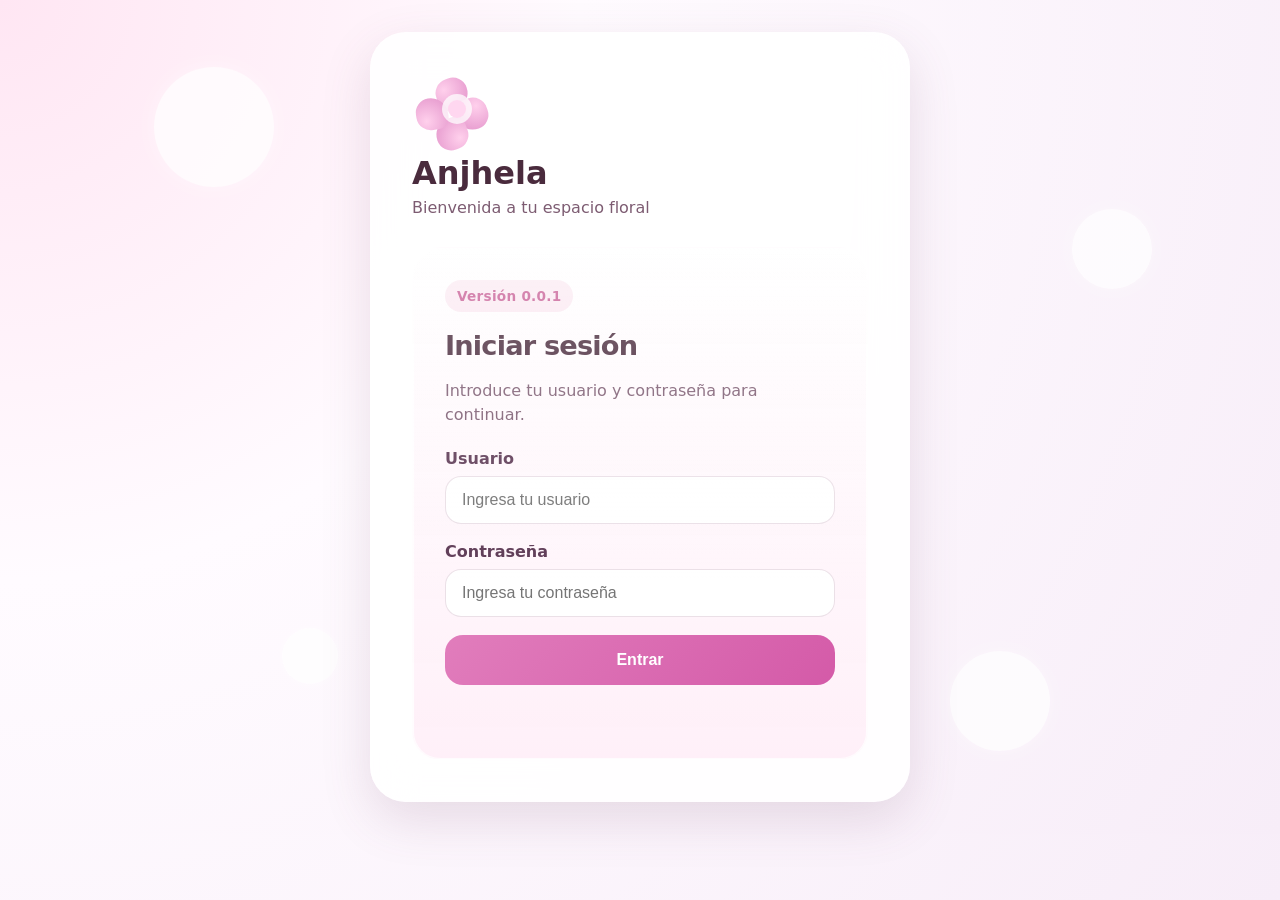
<file: index.html>
<!DOCTYPE html>
<html lang="es">
<head>
  <meta charset="UTF-8" />
  <meta name="viewport" content="width=device-width, initial-scale=1.0" />
  <title>Anjhela | Login</title>
  <link rel="icon" type="image/svg+xml" href="favicon.svg" />
  <link rel="stylesheet" href="styles.css" />
</head>
<body>
  <div class="particles" aria-hidden="true">
    <span class="particle particle-1"></span>
    <span class="particle particle-2"></span>
    <span class="particle particle-3"></span>
    <span class="particle particle-4"></span>
    <span class="particle particle-5"></span>
    <span class="particle particle-6"></span>
  </div>
  <div class="page-shell">
    <div class="panel login-panel">
      <div class="brand">
        <div class="brand-icon">
          <span class="petal petal-1"></span>
          <span class="petal petal-2"></span>
          <span class="petal petal-3"></span>
          <span class="petal petal-4"></span>
          <span class="center-dot"></span>
        </div>
        <div>
          <h1>Anjhela</h1>
          <p>Bienvenida a tu espacio floral</p>
        </div>
      </div>
      <div class="login-card">
        <span class="version-badge">Versión 0.0.1</span>
        <h2>Iniciar sesión</h2>
        <p>Introduce tu usuario y contraseña para continuar.</p>
        <form id="loginForm">
          <label>
            Usuario
            <input type="text" id="username" placeholder="Ingresa tu usuario" autocomplete="username" required />
          </label>
          <label>
            Contraseña
            <input type="password" id="password" placeholder="Ingresa tu contraseña" autocomplete="current-password" required />
          </label>
          <button type="submit">Entrar</button>
          <p class="error-message" id="errorMessage"></p>
        </form>
      </div>
    </div>
  </div>
  <script src="script.js"></script>
</body>
</html>
</file>
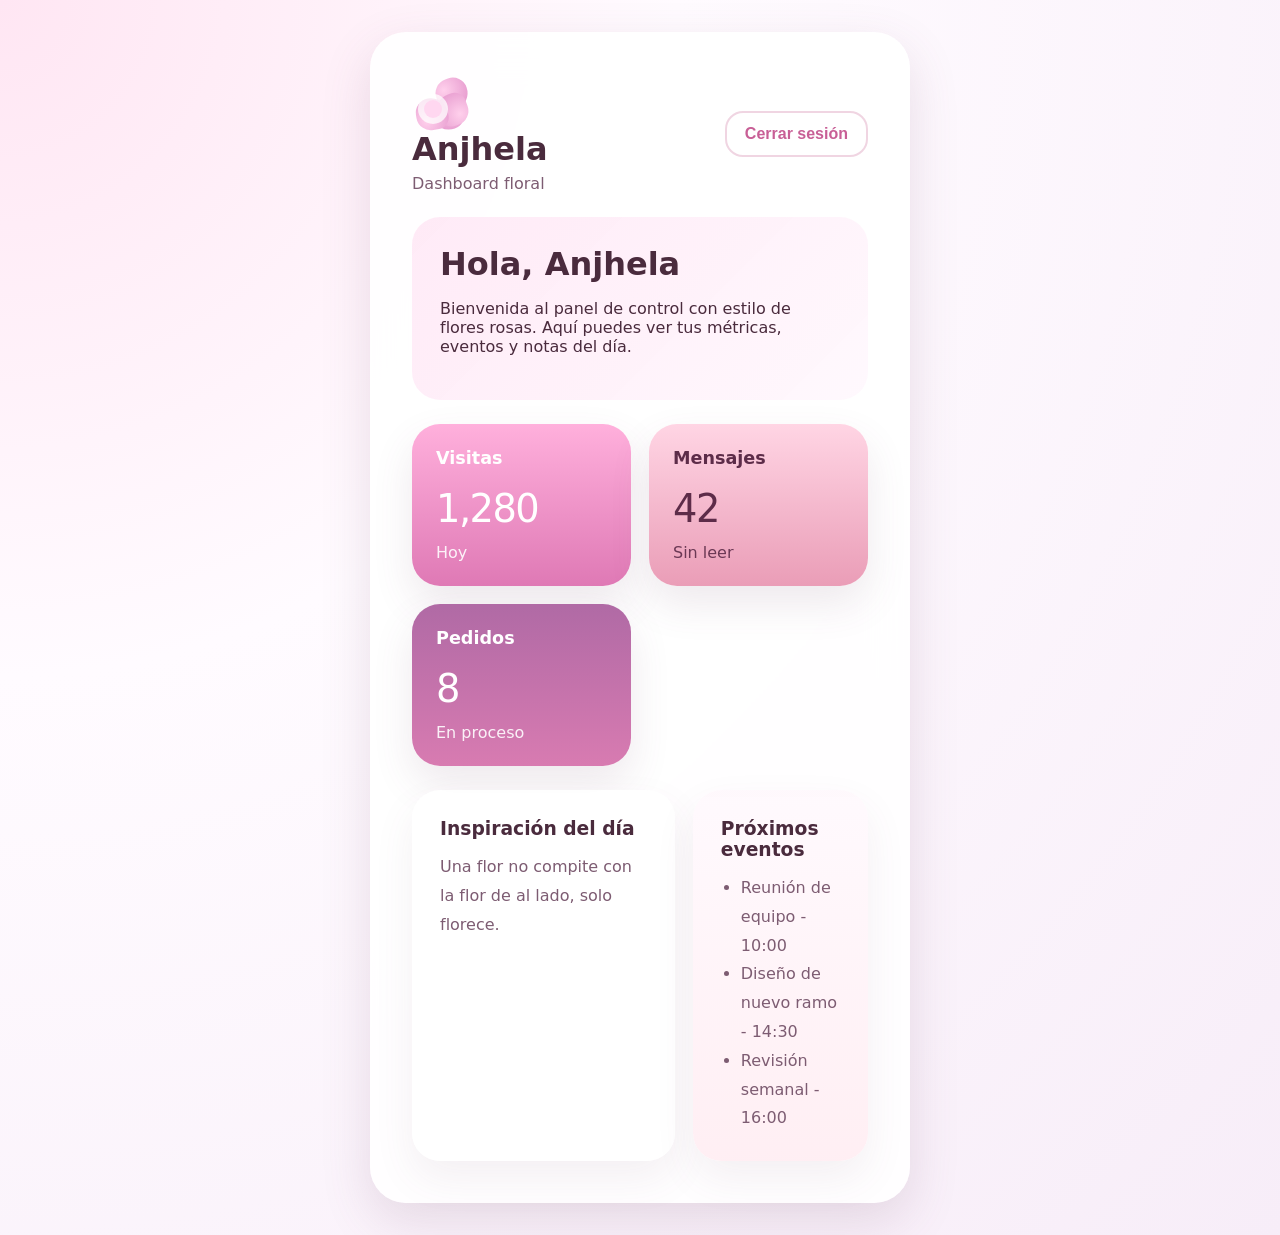
<file: dashboard.html>
<!DOCTYPE html>
<html lang="es">
<head>
  <meta charset="UTF-8" />
  <meta name="viewport" content="width=device-width, initial-scale=1.0" />
  <title>Anjhela | Dashboard</title>
  <link rel="icon" type="image/svg+xml" href="favicon.svg" />
  <link rel="stylesheet" href="styles.css" />
</head>
<body>
  <div class="page-shell">
    <div class="panel dashboard-panel">
      <header class="dashboard-header">
        <div class="brand">
          <div class="brand-icon small">
            <span class="petal petal-1"></span>
            <span class="petal petal-2"></span>
            <span class="petal petal-3"></span>
            <span class="petal petal-4"></span>
            <span class="center-dot"></span>
          </div>
          <div>
            <h1>Anjhela</h1>
            <p>Dashboard floral</p>
          </div>
        </div>
        <button id="logoutButton">Cerrar sesión</button>
      </header>
      <section class="dashboard-intro">
        <div>
          <h2>Hola, Anjhela</h2>
          <p>Bienvenida al panel de control con estilo de flores rosas. Aquí puedes ver tus métricas, eventos y notas del día.</p>
        </div>
      </section>
      <section class="cards-grid">
        <article class="card card-pink">
          <h3>Visitas</h3>
          <p>1,280</p>
          <span>Hoy</span>
        </article>
        <article class="card card-peach">
          <h3>Mensajes</h3>
          <p>42</p>
          <span>Sin leer</span>
        </article>
        <article class="card card-mauve">
          <h3>Pedidos</h3>
          <p>8</p>
          <span>En proceso</span>
        </article>
      </section>
      <section class="dashboard-extra">
        <div class="note-card">
          <h3>Inspiración del día</h3>
          <p>Una flor no compite con la flor de al lado, solo florece.</p>
        </div>
        <div class="note-card note-card-light">
          <h3>Próximos eventos</h3>
          <ul>
            <li>Reunión de equipo - 10:00</li>
            <li>Diseño de nuevo ramo - 14:30</li>
            <li>Revisión semanal - 16:00</li>
          </ul>
        </div>
      </section>
    </div>
  </div>
  <script src="script.js"></script>
</body>
</html>
</file>
<file: styles.css>
:root {
  color-scheme: only light;
  --bg: #fff4fb;
  --panel: rgba(255, 255, 255, 0.86);
  --text: #4a2b3d;
  --muted: #7d5c72;
  --accent: #e17dbc;
  --accent-dark: #c85f96;
  --card: rgba(255, 255, 255, 0.95);
  --shadow: 0 18px 50px rgba(117, 72, 106, 0.16);
}

* {
  box-sizing: border-box;
}

html, body {
  margin: 0;
  min-height: 100%;
  font-family: "Inter", system-ui, -apple-system, BlinkMacSystemFont, "Segoe UI", sans-serif;
  background: radial-gradient(circle at top left, #ffe6f3 0%, #fffbff 38%, #f7edf8 100%);
  color: var(--text);
}

body {
  position: relative;
  display: flex;
  align-items: center;
  justify-content: center;
  padding: 32px;
  overflow: hidden;
}

.particles {
  position: absolute;
  inset: 0;
  z-index: 0;
  pointer-events: none;
}

.particle {
  position: absolute;
  border-radius: 50%;
  background: rgba(255, 255, 255, 0.72);
  box-shadow: 0 0 24px rgba(255, 255, 255, 0.42);
  animation: drift 14s linear infinite;
}

.particle-1 { width: 120px; height: 120px; top: 8%; left: 12%; animation-duration: 18s; }
.particle-2 { width: 80px; height: 80px; top: 25%; right: 10%; animation-duration: 12s; }
.particle-3 { width: 56px; height: 56px; bottom: 18%; left: 22%; animation-duration: 16s; }
.particle-4 { width: 100px; height: 100px; bottom: 10%; right: 18%; animation-duration: 20s; }
.particle-5 { width: 72px; height: 72px; top: 48%; left: 58%; animation-duration: 15s; }
.particle-6 { width: 48px; height: 48px; top: 68%; right: 44%; animation-duration: 13s; }

.page-shell {
  position: relative;
  z-index: 1;
  width: min(960px, 100%);
  margin: 0 auto;
  display: grid;
  justify-items: center;
  padding: 0 16px;
}

.panel {
  border-radius: 36px;
  backdrop-filter: blur(22px);
  background: rgba(255, 255, 255, 0.9);
  box-shadow: var(--shadow);
  padding: 42px;
  width: 100%;
  max-width: 540px;
}

.login-panel {
  display: grid;
  gap: 30px;
  animation: floatIn 0.8s ease-out both;
}

.login-card {
  background: linear-gradient(180deg, rgba(255,255,255,0.96), rgba(255,239,248,0.9));
  border-radius: 32px;
  padding: 36px;
  box-shadow: 0 32px 80px rgba(117, 72, 106, 0.12);
  border: 1px solid rgba(255, 255, 255, 0.8);
}

.login-card::before {
  content: "";
  position: absolute;
  inset: 0;
  border-radius: 32px;
  background: linear-gradient(180deg, rgba(255, 255, 255, 0.28), transparent 65%);
  pointer-events: none;
}

.login-card {
  position: relative;
  overflow: hidden;
}

.login-card h2 {
  margin: 0 0 16px;
  font-size: 2rem;
  letter-spacing: -0.03em;
}

.login-card p {
  margin: 0 0 24px;
  color: #85627d;
  line-height: 1.7;
}

label {
  display: block;
  margin-bottom: 18px;
  font-weight: 700;
  color: #5f3c57;
}

input {
  width: 100%;
  padding: 16px 18px;
  border-radius: 18px;
  border: 1px solid rgba(196, 119, 152, 0.24);
  background: rgba(255, 255, 255, 0.95);
  margin-top: 10px;
  font-size: 1rem;
  color: var(--text);
  transition: border-color 0.2s ease, box-shadow 0.2s ease;
}

input:focus {
  outline: none;
  border-color: rgba(225, 125, 171, 0.6);
  box-shadow: 0 0 0 4px rgba(225, 125, 171, 0.12);
}

button {
  width: 100%;
  border: none;
  border-radius: 20px;
  padding: 16px 20px;
  background: linear-gradient(135deg, #d25ba0 0%, #e883c6 100%);
  color: white;
  font-size: 1rem;
  font-weight: 700;
  cursor: pointer;
  transition: transform 0.2s ease, box-shadow 0.2s ease, filter 0.2s ease;
}

button:hover {
  transform: translateY(-2px);
  box-shadow: 0 24px 55px rgba(225, 125, 171, 0.24);
  filter: saturate(1.05);
}

.error-message {
  margin-top: 12px;
  color: #b02b56;
  min-height: 22px;
}

.version-badge {
  display: inline-block;
  background: rgba(225, 125, 171, 0.15);
  color: var(--accent-dark);
  font-size: 0.85rem;
  font-weight: 700;
  border-radius: 999px;
  padding: 8px 12px;
  margin-bottom: 18px;
  letter-spacing: 0.02em;
}

@keyframes floatIn {
  from {
    opacity: 0;
    transform: translateY(24px) scale(0.97);
  }
  to {
    opacity: 1;
    transform: translateY(0) scale(1);
  }
}

@keyframes drift {
  from { transform: translate(0, 0) scale(1); }
  to { transform: translate(20px, -30px) scale(0.95); }
}
  }
}

.brand {
  display: flex;
  align-items: center;
  gap: 18px;
}

.brand-icon {
  width: 80px;
  height: 80px;
  position: relative;
}

.brand-icon.small {
  width: 56px;
  height: 56px;
}

.petal {
  position: absolute;
  width: 32px;
  height: 32px;
  background: radial-gradient(circle at 30% 30%, #ffd0ec, #e291c9);
  border-radius: 50% 50% 60% 40%;
  transform-origin: center;
}

.petal-1 { top: 4px; left: 24px; transform: rotate(-20deg); }
.petal-2 { top: 24px; right: 4px; transform: rotate(70deg); }
.petal-3 { bottom: 4px; left: 24px; transform: rotate(160deg); }
.petal-4 { top: 24px; left: 4px; transform: rotate(-100deg); }

.brand-icon .center-dot {
  position: absolute;
  inset: 26px 26px auto auto;
  width: 18px;
  height: 18px;
  border-radius: 50%;
  background: #ffd7f0;
  box-shadow: 0 0 0 6px rgba(255, 255, 255, 0.75);
}

.brand h1 {
  margin: 0;
  font-size: clamp(2rem, 2.4vw, 2.6rem);
}

.brand p {
  margin: 6px 0 0;
  color: var(--muted);
}

.login-card {
  background: linear-gradient(180deg, rgba(255,255,255,0.98), rgba(255,239,248,0.95));
  border-radius: 28px;
  padding: 32px;
  box-shadow: inset 0 0 0 1px rgba(255,255,255,0.8);
}

.login-card h2 {
  margin: 0 0 18px;
  font-size: 1.7rem;
}

.login-card p {
  margin: 0 0 22px;
  color: var(--muted);
  line-height: 1.5;
}

label {
  display: block;
  margin-bottom: 18px;
  font-weight: 600;
}

input {
  width: 100%;
  padding: 14px 16px;
  border-radius: 16px;
  border: 1px solid rgba(142, 86, 122, 0.18);
  background: #fff;
  margin-top: 8px;
  font-size: 1rem;
  color: var(--text);
}

button {
  width: 100%;
  border: none;
  border-radius: 18px;
  padding: 16px 20px;
  background: linear-gradient(135deg, #e17dbc 0%, #d45aa8 100%);
  color: white;
  font-size: 1rem;
  font-weight: 700;
  cursor: pointer;
  transition: transform 0.2s ease, box-shadow 0.2s ease;
}

button:hover {
  transform: translateY(-1px);
  box-shadow: 0 18px 40px rgba(225, 125, 171, 0.24);
}

.error-message {
  margin-top: 12px;
  color: #b02b56;
  min-height: 20px;
}

.hidden {
  display: none;
}

.dashboard-panel {
  display: grid;
  gap: 24px;
}

.dashboard-header {
  display: flex;
  align-items: center;
  justify-content: space-between;
  gap: 18px;
}

.dashboard-header button {
  width: auto;
  padding: 12px 18px;
  background: transparent;
  color: var(--accent-dark);
  border: 2px solid rgba(196, 89, 139, 0.25);
}

.dashboard-intro {
  padding: 28px;
  border-radius: 28px;
  background: linear-gradient(135deg, rgba(255, 233, 246, 0.95), rgba(255, 247, 253, 0.8));
}

.dashboard-intro h2 {
  margin: 0 0 12px;
  font-size: 2rem;
}

.cards-grid {
  display: grid;
  grid-template-columns: repeat(auto-fit, minmax(180px, 1fr));
  gap: 18px;
}

.card {
  padding: 24px;
  border-radius: 28px;
  min-height: 150px;
  color: white;
  display: flex;
  flex-direction: column;
  justify-content: space-between;
  box-shadow: 0 18px 40px rgba(117, 72, 106, 0.12);
}

.card h3 {
  margin: 0;
  font-size: 1.1rem;
}

.card p {
  margin: 18px 0 0;
  font-size: 2.4rem;
  letter-spacing: -0.04em;
}

.card span {
  margin-top: 12px;
  opacity: 0.9;
}

.card-pink { background: linear-gradient(180deg, #ffb0dc 0%, #df79b5 100%); }
.card-peach { background: linear-gradient(180deg, #ffd5e4 0%, #ea9db7 100%); color: #5d2c49; }
.card-mauve { background: linear-gradient(180deg, #b06aa5 0%, #d87bb1 100%); }

.dashboard-extra {
  display: grid;
  gap: 18px;
  grid-template-columns: 1.5fr 1fr;
}

.note-card {
  background: rgba(255,255,255,0.9);
  border-radius: 28px;
  padding: 28px;
  box-shadow: 0 18px 40px rgba(117, 72, 106, 0.08);
}

.note-card-light {
  background: linear-gradient(180deg, rgba(255, 249, 253, 0.98), rgba(255, 238, 243, 0.96));
}

.note-card h3 {
  margin: 0 0 14px;
}

.note-card p, .note-card ul {
  margin: 0;
  color: var(--muted);
  line-height: 1.8;
}

.note-card ul {
  padding-left: 20px;
}

@media (max-width: 980px) {
  body {
    padding: 18px;
  }

  .page-shell {
    width: min(100%, 720px);
  }
}

@media (max-width: 720px) {
  body {
    padding: 14px;
  }

  .page-shell {
    width: min(100%, 100%);
    display: grid;
    gap: 22px;
  }

  .panel {
    padding: 24px;
  }

  .brand {
    flex-direction: column;
    align-items: flex-start;
  }

  .brand-icon {
    width: 60px;
    height: 60px;
  }

  .brand-icon.small {
    width: 44px;
    height: 44px;
  }

  .login-card,
  .dashboard-intro,
  .note-card {
    padding: 24px;
  }

  .dashboard-header {
    flex-direction: column;
    align-items: flex-start;
  }

  .dashboard-intro h2 {
    font-size: 1.7rem;
  }

  .cards-grid {
    grid-template-columns: 1fr;
  }

  .dashboard-extra {
    grid-template-columns: 1fr;
  }
}
</file>
